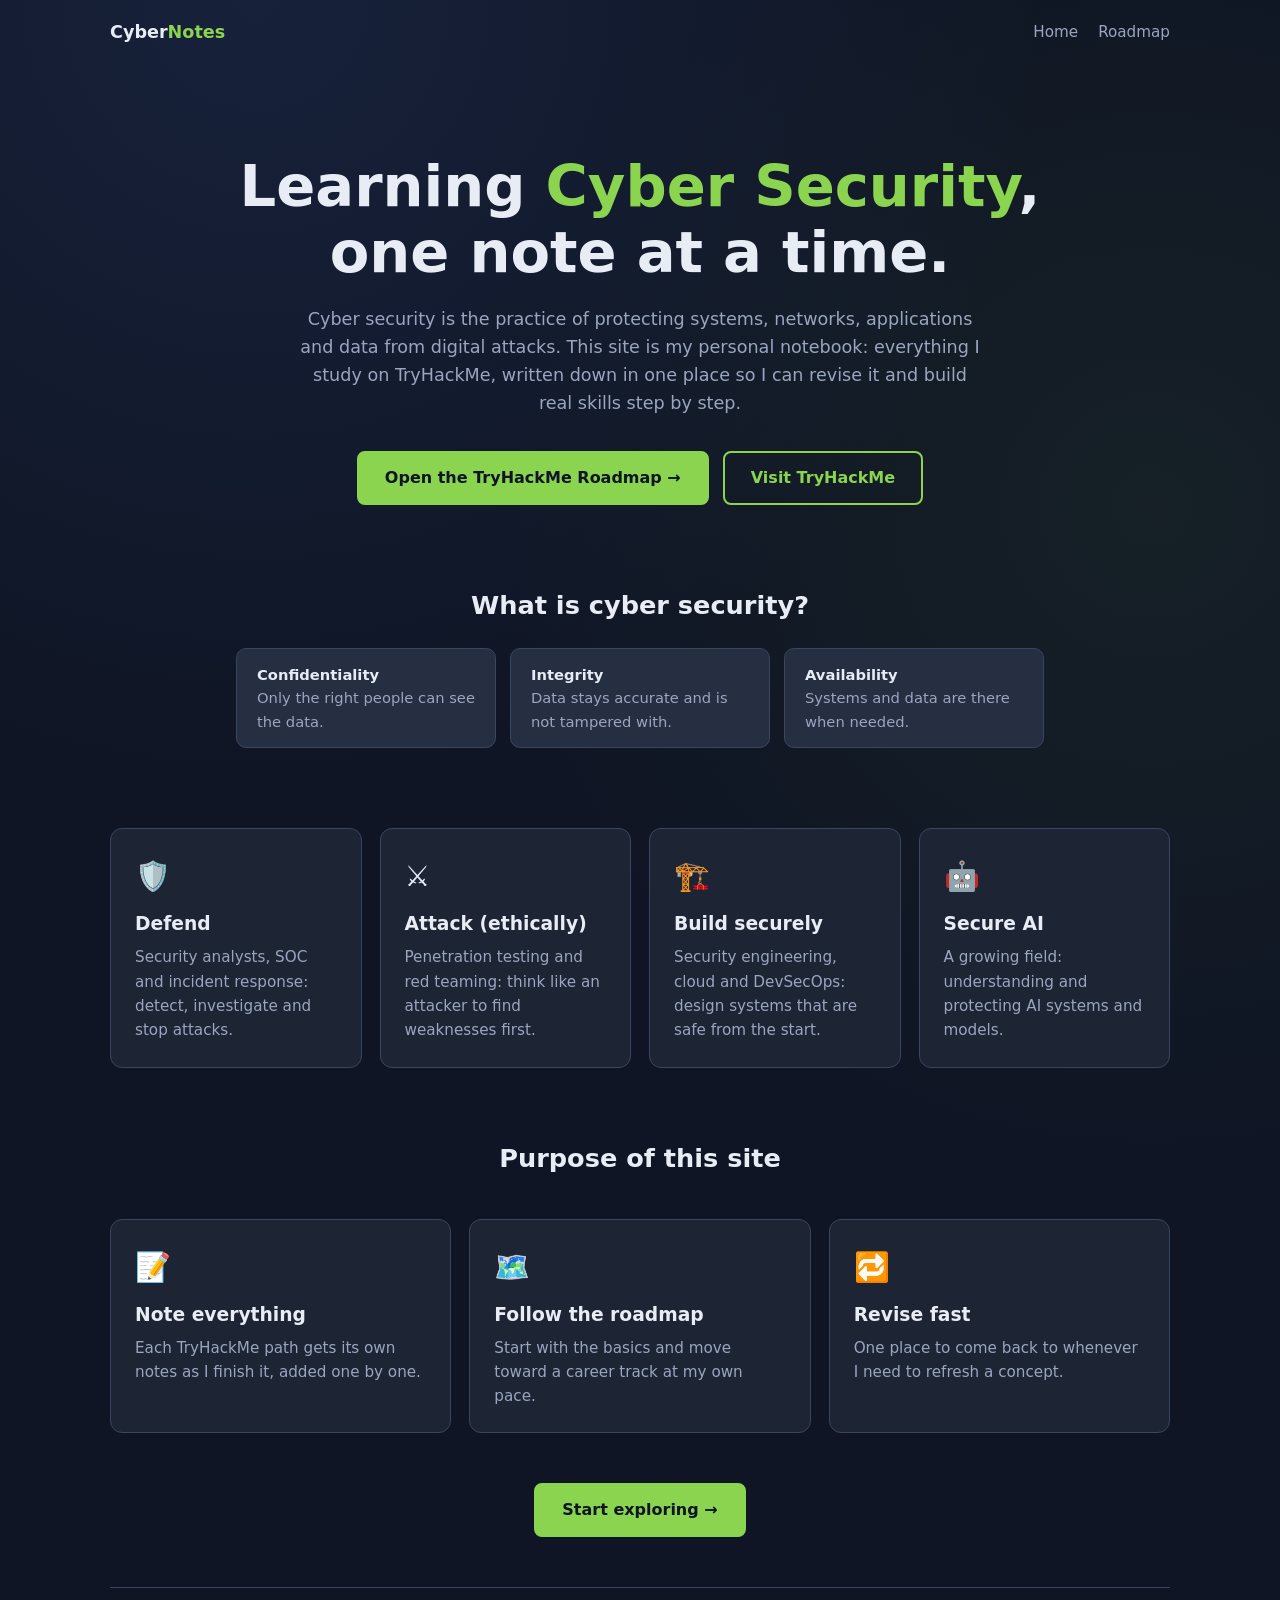
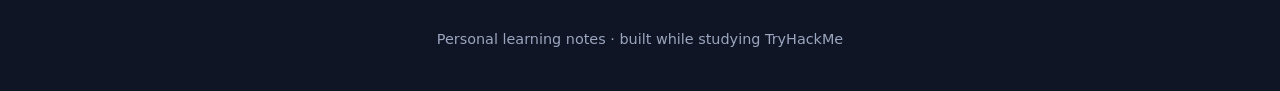
<file: index.html>
<!DOCTYPE html>
<html lang="en">
<head>
<meta charset="UTF-8">
<meta name="viewport" content="width=device-width, initial-scale=1">
<title>My Cyber Security Notes</title>
<link rel="stylesheet" href="style.css">
</head>
<body>
<div class="wrap">
  <nav class="nav">
    <a class="brand" href="index.html">Cyber<span>Notes</span></a>
    <div><a class="link" href="index.html">Home</a><a class="link" href="roadmap.html">Roadmap</a></div>
  </nav>

  <header class="hero">
    <h1>Learning <em>Cyber Security</em>,<br>one note at a time.</h1>
    <p class="lead">Cyber security is the practice of protecting systems, networks, applications and data from digital attacks. This site is my personal notebook: everything I study on TryHackMe, written down in one place so I can revise it and build real skills step by step.</p>
    <div class="actions">
      <a class="btn" href="roadmap.html">Open the TryHackMe Roadmap →</a>
      <a class="btn ghost" href="https://tryhackme.com" target="_blank" rel="noopener">Visit TryHackMe</a>
    </div>
  </header>

  <h2 class="section-title">What is cyber security?</h2>
  <div class="cia">
    <div><b>Confidentiality</b>Only the right people can see the data.</div>
    <div><b>Integrity</b>Data stays accurate and is not tampered with.</div>
    <div><b>Availability</b>Systems and data are there when needed.</div>
  </div>

  <section class="cards">
    <div class="card"><div class="ico">🛡️</div><h3>Defend</h3><p>Security analysts, SOC and incident response: detect, investigate and stop attacks.</p></div>
    <div class="card"><div class="ico">⚔️</div><h3>Attack (ethically)</h3><p>Penetration testing and red teaming: think like an attacker to find weaknesses first.</p></div>
    <div class="card"><div class="ico">🏗️</div><h3>Build securely</h3><p>Security engineering, cloud and DevSecOps: design systems that are safe from the start.</p></div>
    <div class="card"><div class="ico">🤖</div><h3>Secure AI</h3><p>A growing field: understanding and protecting AI systems and models.</p></div>
  </section>

  <h2 class="section-title">Purpose of this site</h2>
  <section class="cards">
    <div class="card"><div class="ico">📝</div><h3>Note everything</h3><p>Each TryHackMe path gets its own notes as I finish it, added one by one.</p></div>
    <div class="card"><div class="ico">🗺️</div><h3>Follow the roadmap</h3><p>Start with the basics and move toward a career track at my own pace.</p></div>
    <div class="card"><div class="ico">🔁</div><h3>Revise fast</h3><p>One place to come back to whenever I need to refresh a concept.</p></div>
  </section>

  <div style="text-align:center;padding:10px 0 20px">
    <a class="btn" href="roadmap.html">Start exploring →</a>
  </div>
  <footer>Personal learning notes · built while studying TryHackMe</footer>
</div>
</body>
</html>
</file>
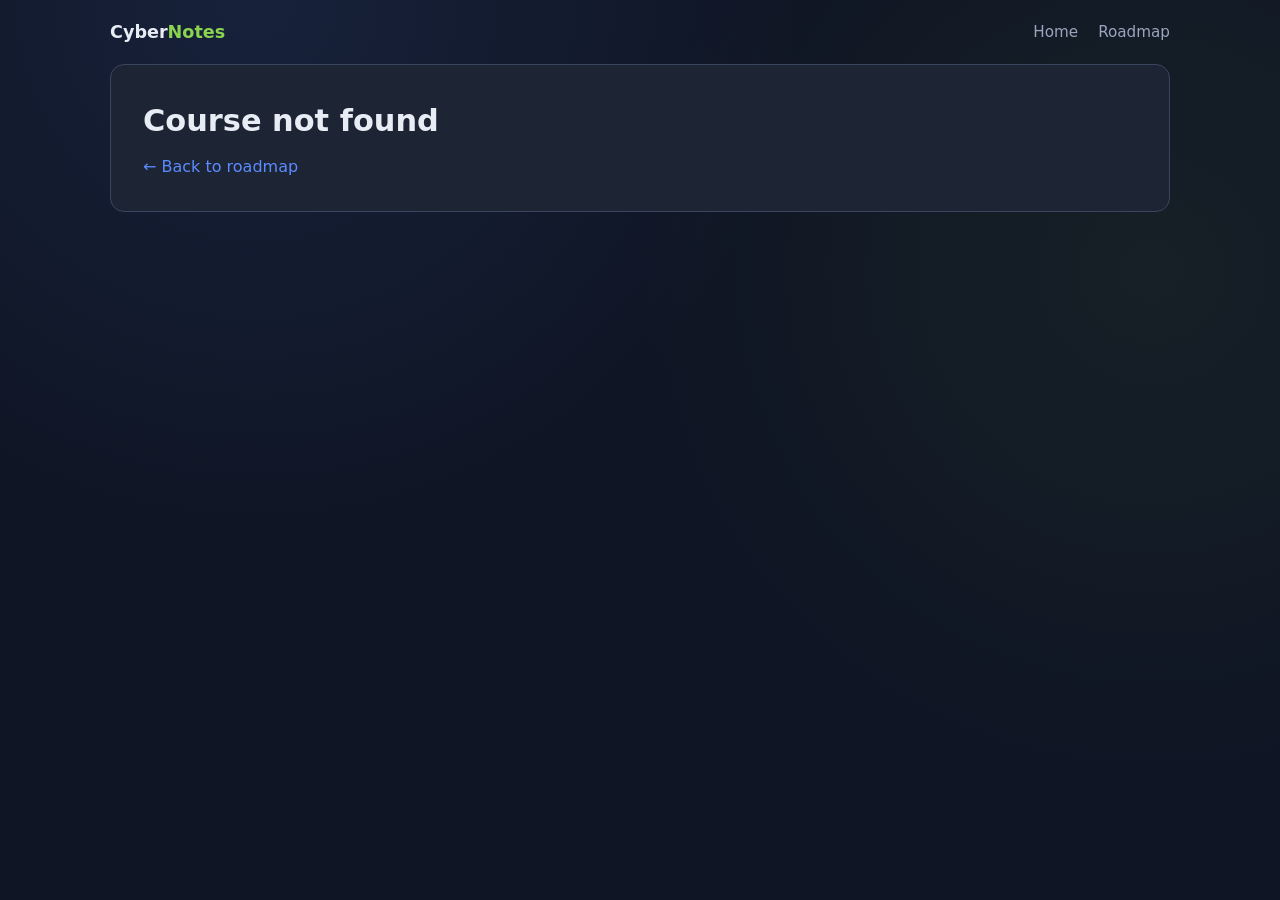
<file: course.html>
<!DOCTYPE html>
<html lang="en">
<head>
<meta charset="UTF-8">
<meta name="viewport" content="width=device-width, initial-scale=1">
<title>Course Details</title>
<link rel="stylesheet" href="style.css">
</head>
<body>
<div class="wrap">
  <nav class="nav">
    <a class="brand" href="index.html">Cyber<span>Notes</span></a>
    <div><a class="link" href="index.html">Home</a><a class="link" href="roadmap.html">Roadmap</a></div>
  </nav>
  <div id="page"></div>
</div>

<script src="courses.js"></script>
<script>
const id = new URLSearchParams(location.search).get("id");
const c = COURSES[id];
const page = document.getElementById("page");

function listOrPlaceholder(arr, msg){
  return arr && arr.length
    ? `<ul style="padding-left:20px">${arr.map(x=>`<li>${x}</li>`).join("")}</ul>`
    : `<div class="placeholder">${msg}</div>`;
}

if(!c){
  page.innerHTML = `<div class="detail"><h1>Course not found</h1><p style="margin-top:8px"><a href="roadmap.html">← Back to roadmap</a></p></div>`;
}else{
  document.title = c.title + " · Course Details";

  const prereqHTML = c.prerequisites
    ? `<div class="block"><h2>Prerequisites</h2><p>${c.prerequisites}</p></div>` : "";

  const modulesHTML = (c.modules || []).map(m => `
    <a class="module-link" href="${moduleUrl(id, m)}">
      <span class="m-ico">${m.icon}</span>
      <span class="m-txt"><b>${m.title}</b><small>${m.text}</small></span>
      <span class="m-count">${m.rooms && m.rooms.length ? m.rooms.length + " rooms" : "soon"} ›</span>
    </a>`).join("");

  // Start button goes to the first room of the first module that has rooms
  const firstMod = (c.modules || []).find(m => m.rooms && m.rooms.length);
  const startHref = firstMod ? roomUrl(id, firstMod, firstMod.rooms[0]) : (c.modules ? moduleUrl(id, c.modules[0]) : "roadmap.html");

  const contentHTML = c.modules
    ? `<div class="block"><h2>Modules (${c.modules.length})</h2>${modulesHTML}</div>`
    : `<div class="block"><h2>What it contains</h2>${listOrPlaceholder(c.contains, "Contents will be added soon.")}</div>
       <div class="block"><h2>What we will study</h2>${listOrPlaceholder(c.study, "Topics will be added soon.")}</div>`;
  page.innerHTML = `
    <div class="crumbs"><a href="roadmap.html">Roadmap</a> / ${c.track} / ${c.title}</div>
    <div class="detail">
      <div class="detail-top">
        <div class="big">${c.icon}</div>
        <div>
          <h1>${c.title}</h1>
          <div class="meta">${barsHTML(c.level)} ${LEVEL_LABEL[c.level]} · ${c.track} · TryHackMe Path</div>
        </div>
      </div>

      <div class="block"><h2>About this path</h2>
        ${c.summary ? `<p>${c.summary}</p>` : `<div class="placeholder">Description coming soon.</div>`}
      </div>
      ${prereqHTML}
      ${contentHTML}

      <div class="row">
        <a class="btn" href="${startHref}">Start →</a>
        <a class="btn ghost" href="roadmap.html">← Back to roadmap</a>
      </div>
    </div>`;
}
</script>
</body>
</html>
</file>
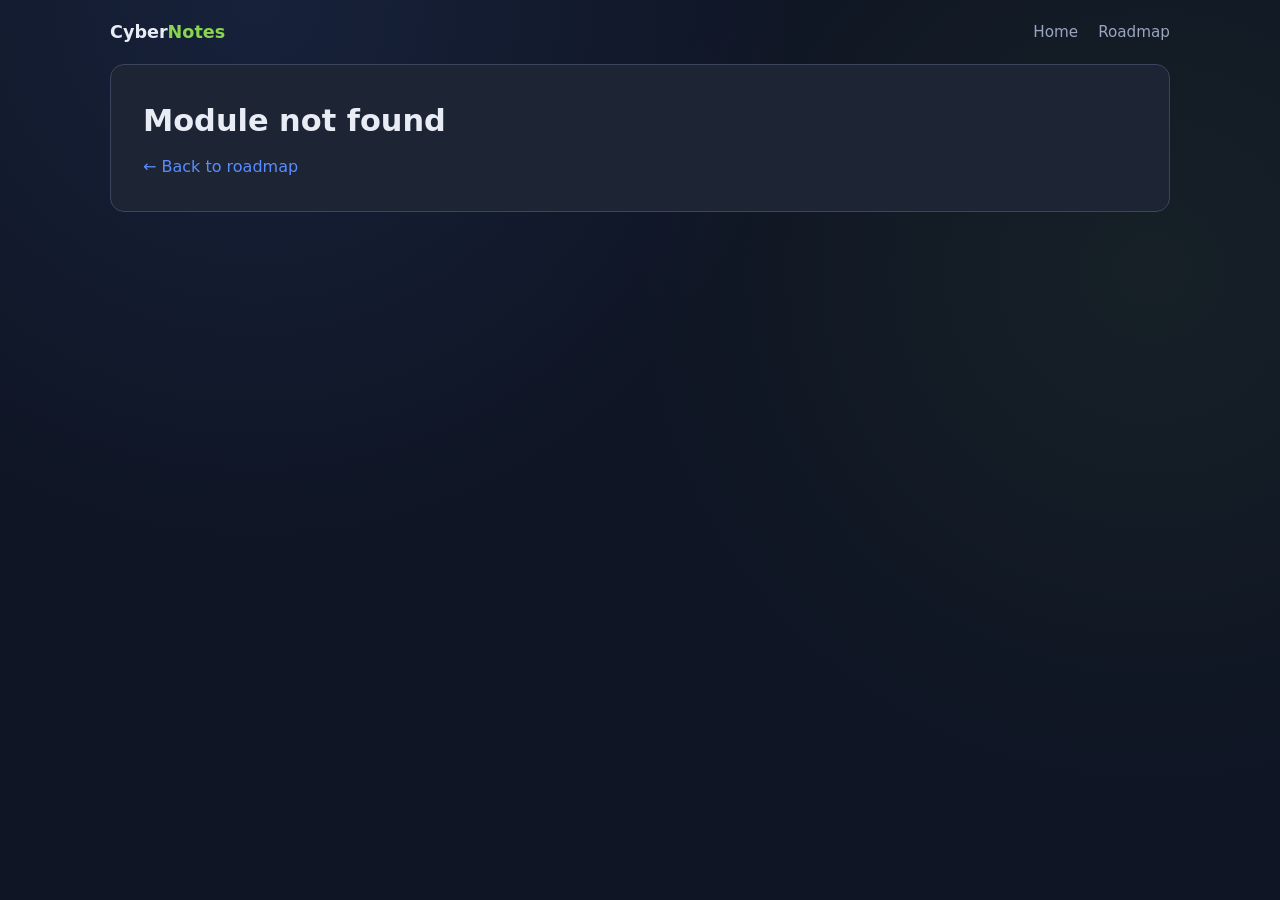
<file: module.html>
<!DOCTYPE html>
<html lang="en">
<head>
<meta charset="UTF-8">
<meta name="viewport" content="width=device-width, initial-scale=1">
<title>Module</title>
<link rel="stylesheet" href="style.css">
</head>
<body>
<div class="wrap">
  <nav class="nav">
    <a class="brand" href="index.html">Cyber<span>Notes</span></a>
    <div><a class="link" href="index.html">Home</a><a class="link" href="roadmap.html">Roadmap</a></div>
  </nav>
  <div id="page"></div>
</div>

<script src="courses.js"></script>
<script>
const q = new URLSearchParams(location.search);
const id = q.get("id"), mid = q.get("m");
const c = COURSES[id];
const m = getModule(c, mid);
const page = document.getElementById("page");

if(!m){
  page.innerHTML = `<div class="detail"><h1>Module not found</h1><p style="margin-top:8px"><a href="roadmap.html">← Back to roadmap</a></p></div>`;
}else{
  document.title = m.title + " · Module";
  const rooms = (m.rooms || []).map((r, i) => `
    <a class="room-row" href="${roomUrl(id, m, r)}">
      <span class="r-num">${i + 1}</span>
      <span class="r-txt"><b>${r.name}</b><small>${r.text}</small></span>
      <span class="m-count">›</span>
    </a>`).join("");

  page.innerHTML = `
    <div class="crumbs"><a href="roadmap.html">Roadmap</a> / <a href="course.html?id=${id}">${c.title}</a> / ${m.title}</div>
    <div class="detail">
      <div class="detail-top">
        <div class="big">${m.icon}</div>
        <div>
          <h1>${m.title}</h1>
          <div class="meta">${c.title} · Module</div>
        </div>
      </div>
      <p>${m.text}</p>
      ${m.intro ? `<p style="margin-top:14px;color:var(--muted)">${m.intro}</p>` : `<div class="placeholder" style="margin-top:14px">Module overview coming soon.</div>`}

      <div class="block"><h2>Rooms</h2>
        ${rooms || `<div class="placeholder">Rooms will be added soon.</div>`}
      </div>

      <div class="row">
        <a class="btn ghost" href="course.html?id=${id}">← ${c.title}</a>
      </div>
    </div>`;
}
</script>
</body>
</html>
</file>
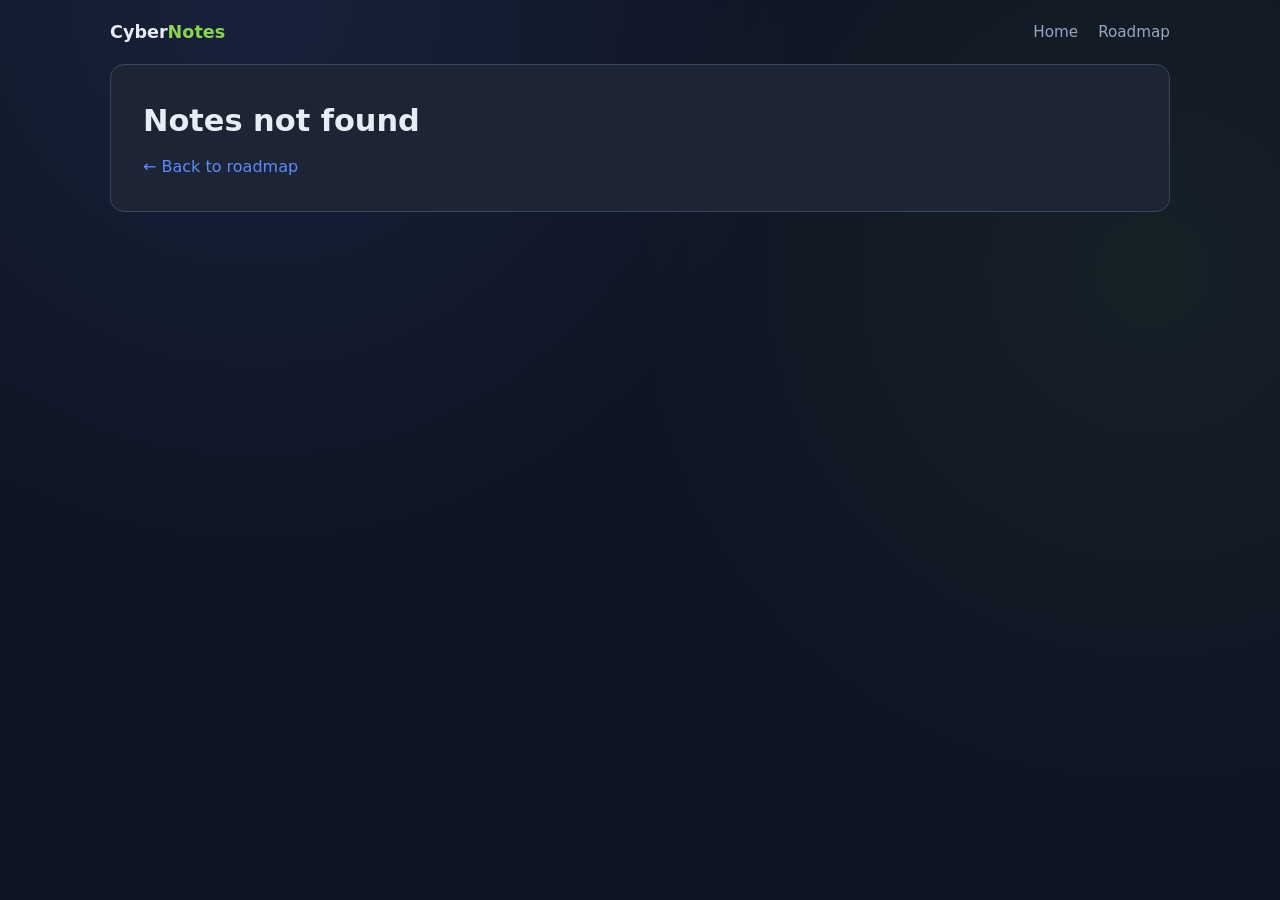
<file: notes.html>
<!DOCTYPE html>
<html lang="en">
<head>
<meta charset="UTF-8">
<meta name="viewport" content="width=device-width, initial-scale=1">
<title>Notes</title>
<link rel="stylesheet" href="style.css">
</head>
<body>
<div class="wrap">
  <nav class="nav">
    <a class="brand" href="index.html">Cyber<span>Notes</span></a>
    <div><a class="link" href="index.html">Home</a><a class="link" href="roadmap.html">Roadmap</a></div>
  </nav>
  <div id="page"></div>
</div>

<script src="courses.js"></script>
<script>
const id = new URLSearchParams(location.search).get("id");
const room = new URLSearchParams(location.search).get("room");
const c = COURSES[id];
const page = document.getElementById("page");

if(!c){
  page.innerHTML = `<div class="detail"><h1>Notes not found</h1><p style="margin-top:8px"><a href="roadmap.html">← Back to roadmap</a></p></div>`;
}else{
  document.title = c.title + " · Notes";
  page.innerHTML = `
    <div class="crumbs"><a href="roadmap.html">Roadmap</a> / <a href="course.html?id=${id}">${c.title}</a> / Notes</div>
    <div class="detail">
      <h1>${c.icon} ${room ? room : c.title + " — Notes"}</h1>
      ${room ? `<div class="meta">${c.title}</div>` : ""}
      <div class="block">
        <div class="placeholder">Notes for this path have not been added yet. The layout of this page will be set up once you describe what it should contain.</div>
      </div>
      <div class="row">
        <a class="btn ghost" href="course.html?id=${id}">← Course details</a>
        <a class="btn ghost" href="roadmap.html">Roadmap</a>
      </div>
    </div>`;
}
</script>
</body>
</html>
</file>
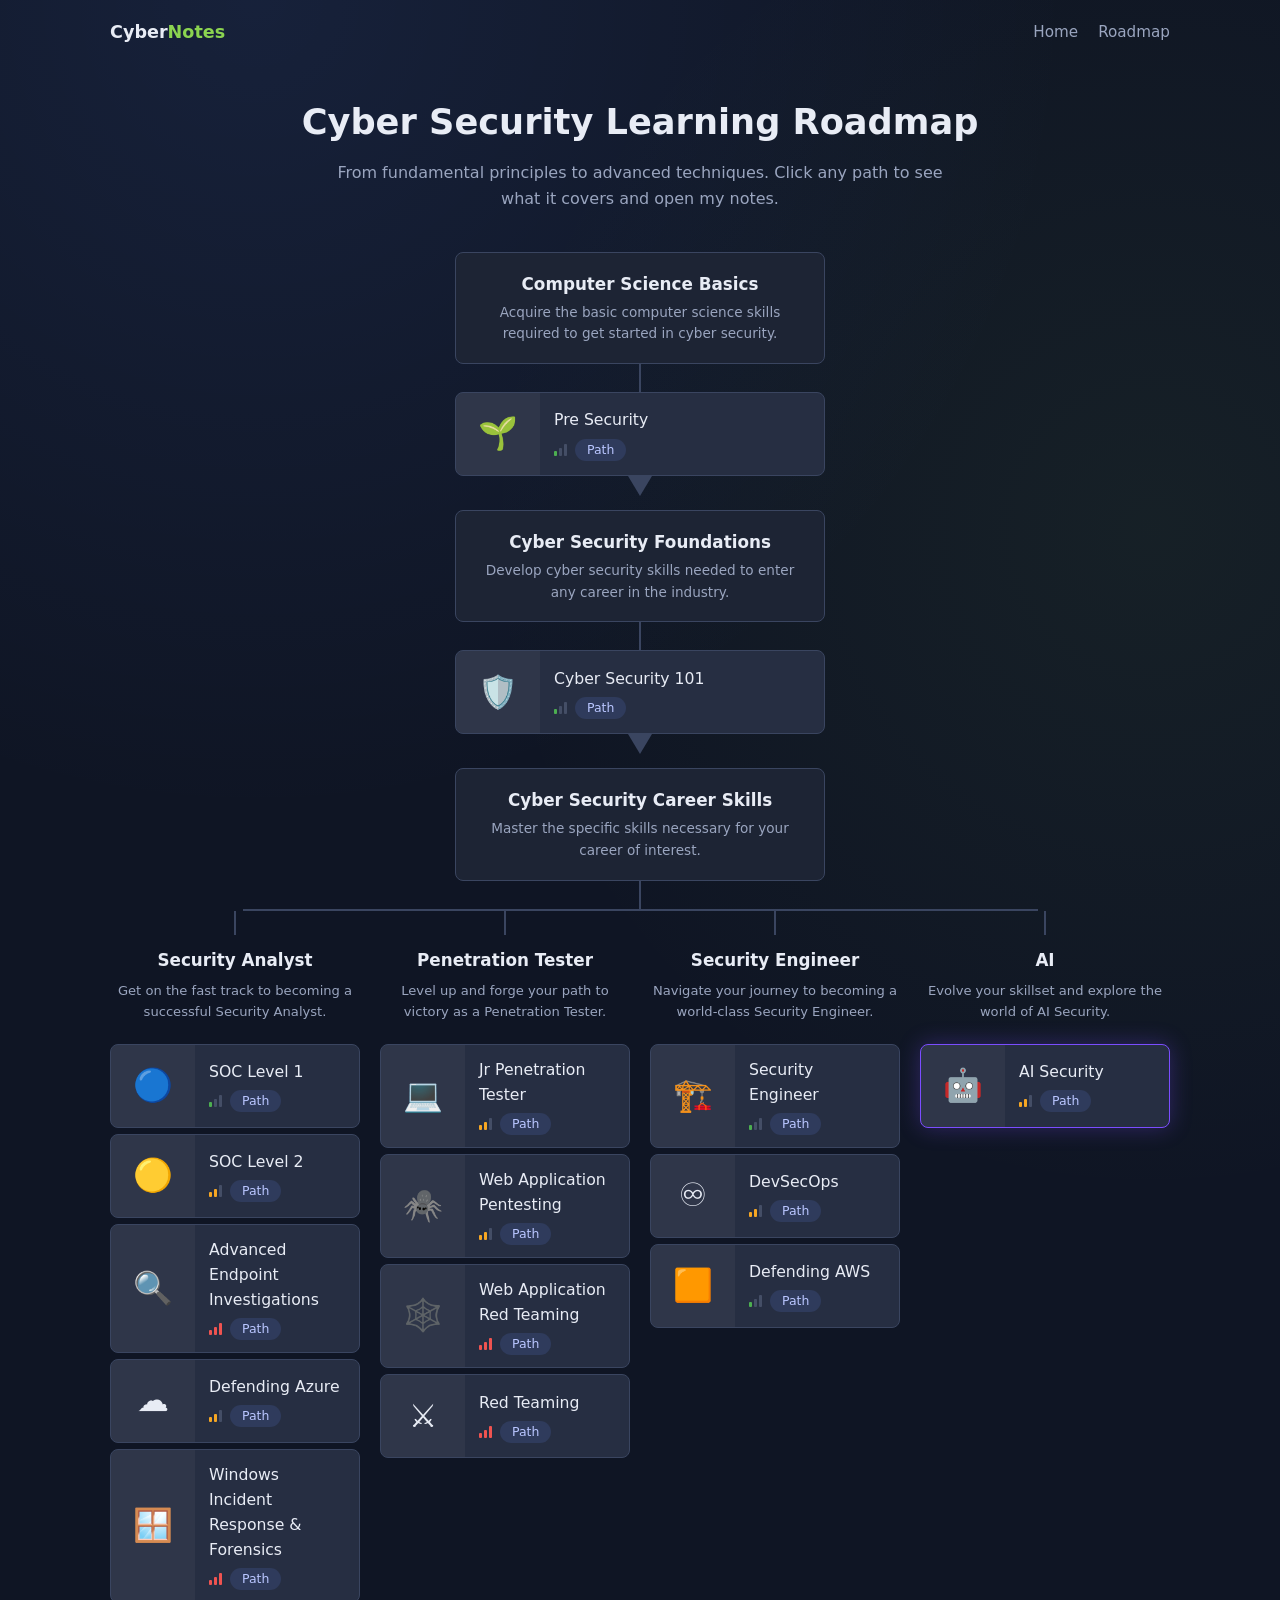
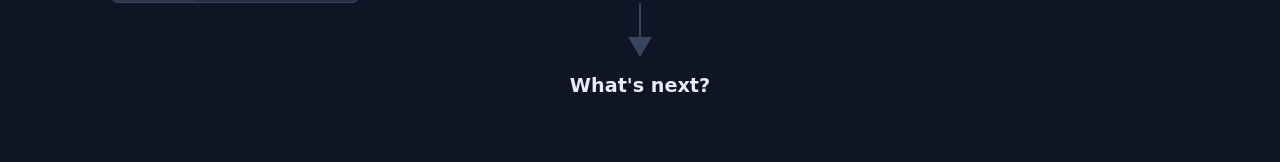
<file: roadmap.html>
<!DOCTYPE html>
<html lang="en">
<head>
<meta charset="UTF-8">
<meta name="viewport" content="width=device-width, initial-scale=1">
<title>Cyber Security Learning Roadmap</title>
<link rel="stylesheet" href="style.css">
</head>
<body>
<div class="wrap">
  <nav class="nav">
    <a class="brand" href="index.html">Cyber<span>Notes</span></a>
    <div><a class="link" href="index.html">Home</a><a class="link" href="roadmap.html">Roadmap</a></div>
  </nav>

  <div class="page-head">
    <h1>Cyber Security Learning Roadmap</h1>
    <p>From fundamental principles to advanced techniques. Click any path to see what it covers and open my notes.</p>
  </div>

  <div class="road" id="road"></div>
</div>

<script src="courses.js"></script>
<script>
const road = document.getElementById("road");
let html = "";

FOUNDATION_STAGES.forEach((s, i) => {
  html += `<div class="stage"><h2>${s.title}</h2><p>${s.text}</p></div>`;
  if (s.courses.length) {
    html += `<div class="vline"></div><div class="stack">${s.courses.map(courseCard).join("")}</div><div class="arrow"></div><div style="height:14px"></div>`;
  }
});

html += `<div class="vline"></div><div class="fork"><div class="fork-bar"></div><div class="tracks">` +
  TRACKS.map(t => `
    <div class="track ${t.cls}">
      <div class="drop"></div>
      <h3>${t.name}</h3>
      <div class="desc">${t.text}</div>
      <div class="stack">${t.courses.map(courseCard).join("")}</div>
    </div>`).join("") +
  `</div></div><div class="vline" style="height:34px"></div><div class="arrow"></div><div class="next">What's next?</div>`;

road.innerHTML = html;
</script>
</body>
</html>
</file>
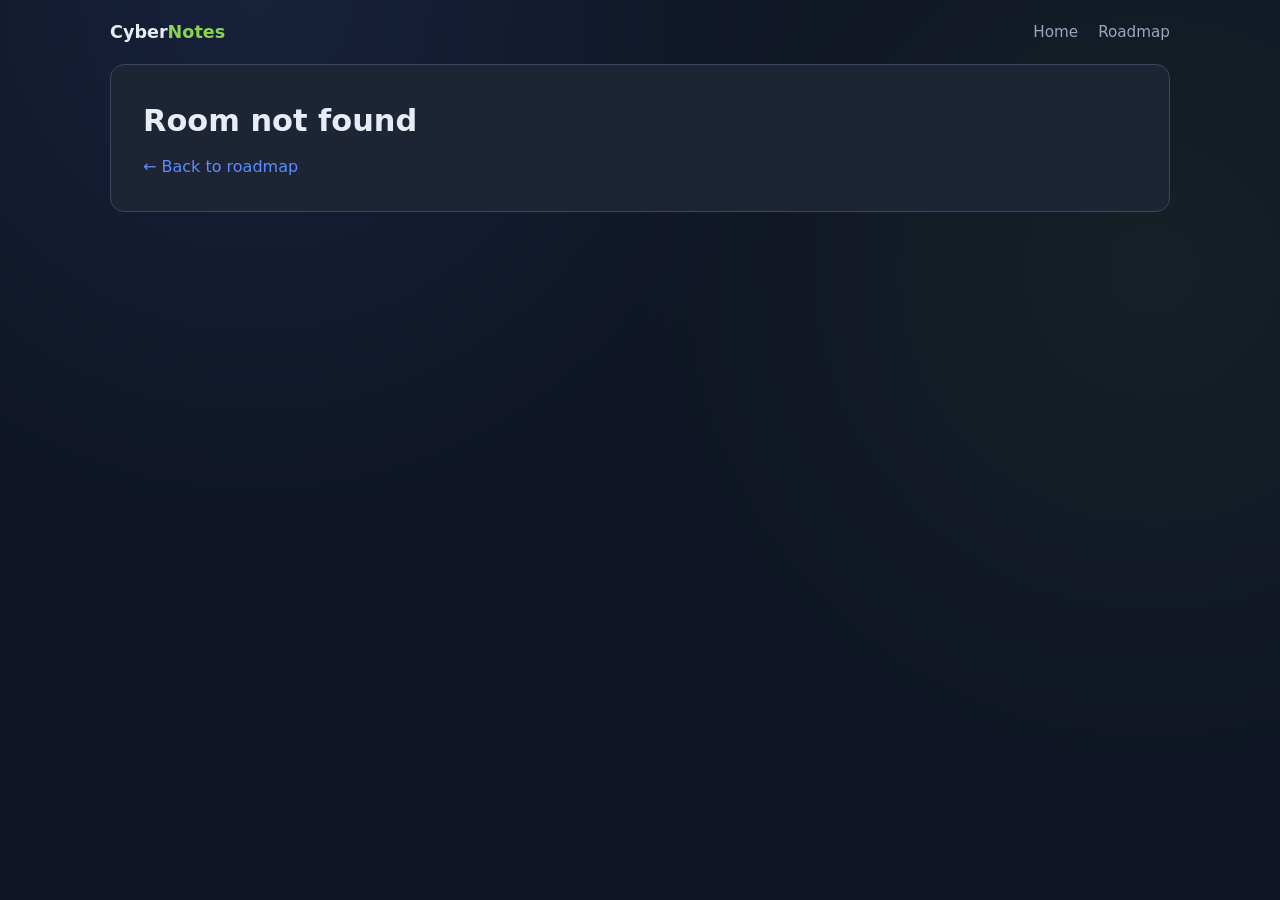
<file: room.html>
<!DOCTYPE html>
<html lang="en">
<head>
<meta charset="UTF-8">
<meta name="viewport" content="width=device-width, initial-scale=1">
<title>Room</title>
<link rel="stylesheet" href="style.css">
</head>
<body>
<div class="wrap">
  <nav class="nav">
    <a class="brand" href="index.html">Cyber<span>Notes</span></a>
    <div><a class="link" href="index.html">Home</a><a class="link" href="roadmap.html">Roadmap</a></div>
  </nav>
  <div id="page"></div>
</div>

<script src="courses.js"></script>
<script>
/* Task fields (all optional): title, lab:true, notes:"<p>html notes</p>" */
const q = new URLSearchParams(location.search);
const id = q.get("id"), mid = q.get("m"), rid = q.get("r");
const c = COURSES[id];
const m = getModule(c, mid);
const r = getRoom(m, rid);
const page = document.getElementById("page");

if(!r){
  page.innerHTML = `<div class="detail"><h1>Room not found</h1><p style="margin-top:8px"><a href="roadmap.html">← Back to roadmap</a></p></div>`;
}else{
  document.title = r.name + " · Room";
  const level = r.level || "easy";
  const meta = [
    barsHTML(level),
    r.time ? `⏱ ${r.time}` : ""
  ].filter(Boolean).join(" · ");

  const tasks = (r.tasks || []).map((t, i) => `
    <details class="task">
      <summary>
        <span class="t-num">Task ${i + 1}</span>
        <span class="t-title">${t.title}</span>
        ${t.lab ? `<span class="t-lab" title="Has a lab">🖥️</span>` : ""}
      </summary>
      <div class="t-body">
        ${t.notes || `<div class="placeholder">Notes for this task coming soon.</div>`}
      </div>
    </details>`).join("");

  // previous / next room within the same module
  const idx = m.rooms.indexOf(r);
  const prev = m.rooms[idx - 1], next = m.rooms[idx + 1];

  page.innerHTML = `
    <div class="crumbs"><a href="course.html?id=${id}">${c.title}</a> &gt; <a href="${moduleUrl(id, m)}">${m.title}</a> &gt; ${r.name}</div>
    <div class="detail">
      <div class="detail-top">
        <div class="big">${r.icon || m.icon}</div>
        <div>
          <h1>${r.name}${r.premium ? ` <span class="badge">★ Premium room</span>` : ""}</h1>
          <p style="color:var(--muted)">${r.text}</p>
          <div class="meta">${meta}</div>
        </div>
      </div>

      <div class="block"><h2>Tasks</h2>
        ${tasks || `<div class="placeholder">Tasks and notes for this room will be added soon.</div>`}
      </div>

      <div class="row">
        ${prev ? `<a class="btn ghost" href="${roomUrl(id, m, prev)}">← ${prev.name}</a>` : ""}
        <a class="btn ghost" href="${moduleUrl(id, m)}">Module overview</a>
        ${next ? `<a class="btn" href="${roomUrl(id, m, next)}">${next.name} →</a>` : ""}
      </div>
    </div>`;
}
</script>
</body>
</html>
</file>
<file: style.css>
:root{
  --bg:#0f1524; --panel:#1d2434; --panel2:#262e42; --line:#3a4560;
  --text:#e8ecf5; --muted:#9aa5bf; --accent:#8bd450; --blue:#5b8cff;
  --easy:#4caf50; --mid:#f5a623; --hard:#ef5350;
}
*{box-sizing:border-box;margin:0;padding:0}
html{scroll-behavior:smooth}
body{background:var(--bg);color:var(--text);font-family:"Segoe UI",system-ui,-apple-system,sans-serif;line-height:1.6;min-height:100vh;
  background-image:radial-gradient(circle at 20% 0%,rgba(91,140,255,.10),transparent 40%),radial-gradient(circle at 90% 30%,rgba(139,212,80,.06),transparent 40%)}
a{color:var(--blue);text-decoration:none}
a:hover{text-decoration:underline}
.wrap{max-width:1100px;margin:0 auto;padding:0 20px}

/* nav */
.nav{display:flex;justify-content:space-between;align-items:center;padding:18px 0}
.brand{font-weight:700;font-size:1.1rem;color:var(--text)}
.brand span{color:var(--accent)}
.nav a.link{margin-left:20px;color:var(--muted);font-size:.95rem}
.nav a.link:hover{color:var(--text);text-decoration:none}

/* buttons */
.btn{display:inline-block;padding:12px 26px;border-radius:8px;font-weight:600;border:2px solid var(--accent);background:var(--accent);color:#0f1524;cursor:pointer;font-size:1rem;transition:.15s}
.btn:hover{transform:translateY(-2px);text-decoration:none;box-shadow:0 6px 20px rgba(139,212,80,.25)}
.btn.ghost{background:transparent;color:var(--accent)}
.btn.ghost:hover{background:rgba(139,212,80,.1)}

/* intro */
.hero{text-align:center;padding:90px 0 50px}
.hero h1{font-size:clamp(2.2rem,6vw,3.6rem);line-height:1.15;margin-bottom:18px}
.hero h1 em{font-style:normal;color:var(--accent)}
.hero p.lead{color:var(--muted);max-width:680px;margin:0 auto 34px;font-size:1.1rem}
.hero .actions{display:flex;gap:14px;justify-content:center;flex-wrap:wrap}
.cards{display:grid;grid-template-columns:repeat(auto-fit,minmax(240px,1fr));gap:18px;padding:40px 0}
.card{background:var(--panel);border:1px solid var(--line);border-radius:12px;padding:24px}
.card .ico{font-size:1.8rem;margin-bottom:10px}
.card h3{margin-bottom:6px}
.card p{color:var(--muted);font-size:.95rem}
.section-title{text-align:center;margin-top:30px;font-size:1.6rem}
.cia{display:flex;gap:14px;flex-wrap:wrap;justify-content:center;padding:22px 0 40px}
.cia div{background:var(--panel2);border:1px solid var(--line);border-radius:10px;padding:14px 20px;max-width:260px;font-size:.92rem;color:var(--muted)}
.cia b{display:block;color:var(--text)}
footer{text-align:center;color:var(--muted);padding:40px 0;font-size:.9rem;border-top:1px solid var(--line);margin-top:30px}

/* roadmap */
.page-head{text-align:center;padding:30px 0 10px}
.page-head h1{font-size:2.2rem}
.page-head p{color:var(--muted);max-width:640px;margin:10px auto 0}
.road{display:flex;flex-direction:column;align-items:center;padding:30px 0 60px}
.stage{width:100%;max-width:370px;background:var(--panel);border:1px solid var(--line);border-radius:8px;padding:18px;text-align:center}
.stage h2{font-size:1.05rem;margin-bottom:4px}
.stage p{font-size:.85rem;color:var(--muted)}
.vline{width:2px;height:28px;background:var(--line)}
.arrow{width:0;height:0;border-left:12px solid transparent;border-right:12px solid transparent;border-top:20px solid var(--line);margin:0 auto}
.stack{display:flex;flex-direction:column;gap:6px;width:100%;max-width:370px}
.stack .c-link{margin:0}
.c-link{display:flex;align-items:stretch;background:var(--panel2);border:1px solid var(--line);border-radius:8px;overflow:hidden;color:var(--text);transition:.15s;min-height:84px}
.c-link:hover{border-color:var(--accent);transform:translateY(-2px);text-decoration:none;box-shadow:0 6px 18px rgba(0,0,0,.35)}
.c-ico{width:84px;flex:none;display:flex;align-items:center;justify-content:center;font-size:2rem;background:rgba(255,255,255,.04)}
.c-body{padding:12px 14px;display:flex;flex-direction:column;justify-content:center;gap:6px}
.c-title{font-size:.98rem;font-weight:500}
.tags{display:flex;align-items:center;gap:8px}
.tag{background:#2f3b5c;color:#b9c6ff;padding:1px 12px;border-radius:12px;font-size:.78rem}
.bars{display:inline-flex;align-items:flex-end;gap:2px;height:12px}
.bars i{width:3px;background:#444e66;border-radius:1px;display:block}
.bars i:nth-child(1){height:5px}.bars i:nth-child(2){height:8px}.bars i:nth-child(3){height:12px}
.bars.easy i:nth-child(-n+1){background:var(--easy)}
.bars.mid i:nth-child(-n+2){background:var(--mid)}
.bars.hard i:nth-child(-n+3){background:var(--hard)}
.fork{width:100%;max-width:1060px}
.fork-bar{height:2px;background:var(--line);margin:0 12.5%}
.tracks{display:grid;grid-template-columns:repeat(4,1fr);gap:20px}
.track{display:flex;flex-direction:column;align-items:center;gap:6px}
.track .drop{width:2px;height:24px;background:var(--line)}
.track h3{font-size:1.05rem;margin-top:6px}
.track .desc{font-size:.82rem;color:var(--muted);text-align:center;margin-bottom:10px;min-height:48px}
.track .stack{max-width:none}
.track.ai .c-link{border-color:#7b4dff;box-shadow:0 0 22px rgba(123,77,255,.3)}
.next{font-size:1.2rem;font-weight:600;margin-top:14px}
@media(max-width:900px){.tracks{grid-template-columns:1fr 1fr}.fork-bar{margin:0 25%}}
@media(max-width:560px){.tracks{grid-template-columns:1fr}.fork-bar{display:none}}

/* course + notes */
.crumbs{color:var(--muted);font-size:.9rem;padding:10px 0 20px}
.detail{background:var(--panel);border:1px solid var(--line);border-radius:14px;padding:32px;margin-bottom:60px}
.detail-top{display:flex;gap:20px;align-items:center;flex-wrap:wrap;margin-bottom:24px}
.detail-top .big{font-size:3rem;background:var(--panel2);border-radius:12px;width:88px;height:88px;display:flex;align-items:center;justify-content:center}
.detail h1{font-size:1.9rem}
.meta{color:var(--muted);font-size:.92rem;display:flex;gap:14px;align-items:center;flex-wrap:wrap;margin-top:4px}
.block{margin:22px 0}
.block h2{font-size:1.15rem;margin-bottom:8px;color:var(--accent)}
.placeholder{background:var(--panel2);border:1px dashed var(--line);border-radius:8px;padding:16px;color:var(--muted);font-size:.95rem}
.row{display:flex;gap:12px;flex-wrap:wrap;margin-top:26px}

/* modules & rooms */
.module{background:var(--panel2);border:1px solid var(--line);border-radius:10px;margin-bottom:12px;overflow:hidden}
.module summary{list-style:none;cursor:pointer;display:flex;gap:16px;align-items:center;padding:16px 18px}
.module summary::-webkit-details-marker{display:none}
.module summary::after{content:"⌄";margin-left:auto;color:var(--muted);font-size:1.2rem;transition:.2s}
.module[open] summary::after{transform:rotate(180deg)}
.module summary:hover{background:rgba(255,255,255,.03)}
.m-ico{font-size:1.8rem;width:48px;flex:none;text-align:center}
.m-txt b{display:block;font-size:1.05rem}
.m-txt small{display:block;color:var(--muted);font-size:.88rem;line-height:1.45}
.rooms{list-style:none;background:rgba(0,0,0,.18);padding:6px 10px 10px}
.rooms a{display:block;padding:12px 16px;border-radius:8px;color:var(--text)}
.rooms a:hover{background:rgba(139,212,80,.08);text-decoration:none}
.rooms a b{display:block}
.rooms a span{color:var(--muted);font-size:.9rem}

/* module link cards (path page) */
.module-link{display:flex;align-items:center;gap:16px;background:var(--panel2);border:1px solid var(--line);border-radius:10px;padding:16px 18px;margin-bottom:12px;color:var(--text);transition:.15s}
.module-link:hover{border-color:var(--accent);transform:translateY(-2px);text-decoration:none}
.m-count{margin-left:auto;color:var(--muted);font-size:.85rem;white-space:nowrap}

/* module page: room rows */
.room-row{display:flex;align-items:center;gap:16px;background:var(--panel2);border:1px solid var(--line);border-radius:10px;padding:14px 18px;margin-bottom:10px;color:var(--text);transition:.15s}
.room-row:hover{border-color:var(--accent);text-decoration:none;transform:translateY(-1px)}
.r-num{width:40px;height:40px;flex:none;border-radius:50%;border:2px solid var(--blue);display:flex;align-items:center;justify-content:center;font-weight:700;color:var(--blue)}
.r-txt b{display:block}
.r-txt small{color:var(--muted);font-size:.88rem;line-height:1.4;display:block}

/* room page: tasks */
.task{background:var(--panel2);border:1px solid var(--line);border-radius:8px;margin-bottom:10px;overflow:hidden}
.task summary{list-style:none;cursor:pointer;display:flex;align-items:center;gap:14px;padding:14px 18px}
.task summary::-webkit-details-marker{display:none}
.task summary::after{content:"⌄";margin-left:auto;color:var(--muted);font-size:1.2rem;transition:.2s}
.task[open] summary::after{transform:rotate(180deg)}
.task summary:hover{background:rgba(255,255,255,.03)}
.t-num{color:#ff5b73;font-weight:500;white-space:nowrap}
.t-title{font-weight:500}
.t-lab{margin-left:auto;margin-right:8px}
.t-body{padding:6px 18px 18px;overflow-wrap:break-word}

/* notes content inside tasks */
.t-body h3{font-size:1.02rem;margin:18px 0 6px;color:var(--text)}
.t-body p{margin:8px 0;color:#cfd6e8}
.t-body ul{margin:8px 0 8px 22px;color:#cfd6e8}
.t-body li{margin:4px 0}
.t-body b{color:var(--text)}
.t-body table{border-collapse:collapse;width:100%;margin:12px 0;font-size:.93rem;display:block;max-width:100%;overflow-x:auto;-webkit-overflow-scrolling:touch}
.t-body th,.t-body td{border:1px solid var(--line);padding:8px 12px;text-align:left}
.t-body th{background:rgba(255,255,255,.05)}
.yes{color:var(--easy);font-weight:600}
.no{color:var(--hard);font-weight:600}

/* diagrams */
.dg{display:block;width:100%;max-width:760px;height:auto;margin:16px auto;background:rgba(0,0,0,.2);border:1px solid var(--line);border-radius:10px;color:var(--muted);overflow:hidden}
.dg text{fill:var(--text);font:600 14px "Segoe UI",system-ui,sans-serif;text-anchor:middle}
.dg .sm{font-size:12px;font-weight:400;fill:var(--muted)}
.dg .em{font-size:42px;font-weight:400}
.dg .big{font-size:24px}
.dg .left,.dg text.left{text-anchor:start;font-size:13px;font-weight:400}
.dg .box{fill:var(--panel2);stroke:var(--line);stroke-width:2}
.dg .acc{fill:#243320;stroke:var(--accent)}
.dg .arr{stroke:var(--muted);stroke-width:2;fill:none}
.dg .thin{stroke:var(--line);stroke-width:1}
.dg text.g{fill:var(--accent)}
.callout{background:rgba(91,140,255,.1);border:1px solid var(--blue);border-radius:8px;padding:12px 16px}
.t-body code{background:rgba(255,255,255,.08);padding:1px 7px;border-radius:5px;font-family:Consolas,monospace;font-size:.92em;color:var(--accent)}
.t-body ol{margin:8px 0 8px 22px;color:#cfd6e8}

/* code blocks, badge */
.t-body pre{background:#0b1020;border:1px solid var(--line);border-radius:8px;padding:12px 14px;overflow-x:auto;margin:12px 0}
.t-body pre code{background:none;padding:0;color:#d6f5b8;font-size:.9rem;white-space:pre}
.badge{display:inline-block;vertical-align:middle;font-size:.72rem;font-weight:600;background:#2d4a1f;color:var(--accent);border-radius:12px;padding:2px 12px;margin-left:8px}

/* screenshot images & captions */
.t-body img{display:block;max-width:100%;height:auto;border-radius:8px;margin:16px auto;border:1px solid var(--line);box-shadow:0 4px 14px rgba(0,0,0,.35);transition:transform .2s,border-color .2s}
.t-body img:hover{border-color:var(--blue)}
.img-caption{text-align:center;font-size:.85rem;color:var(--muted);margin-top:-8px;margin-bottom:16px;font-style:italic}
</file>
